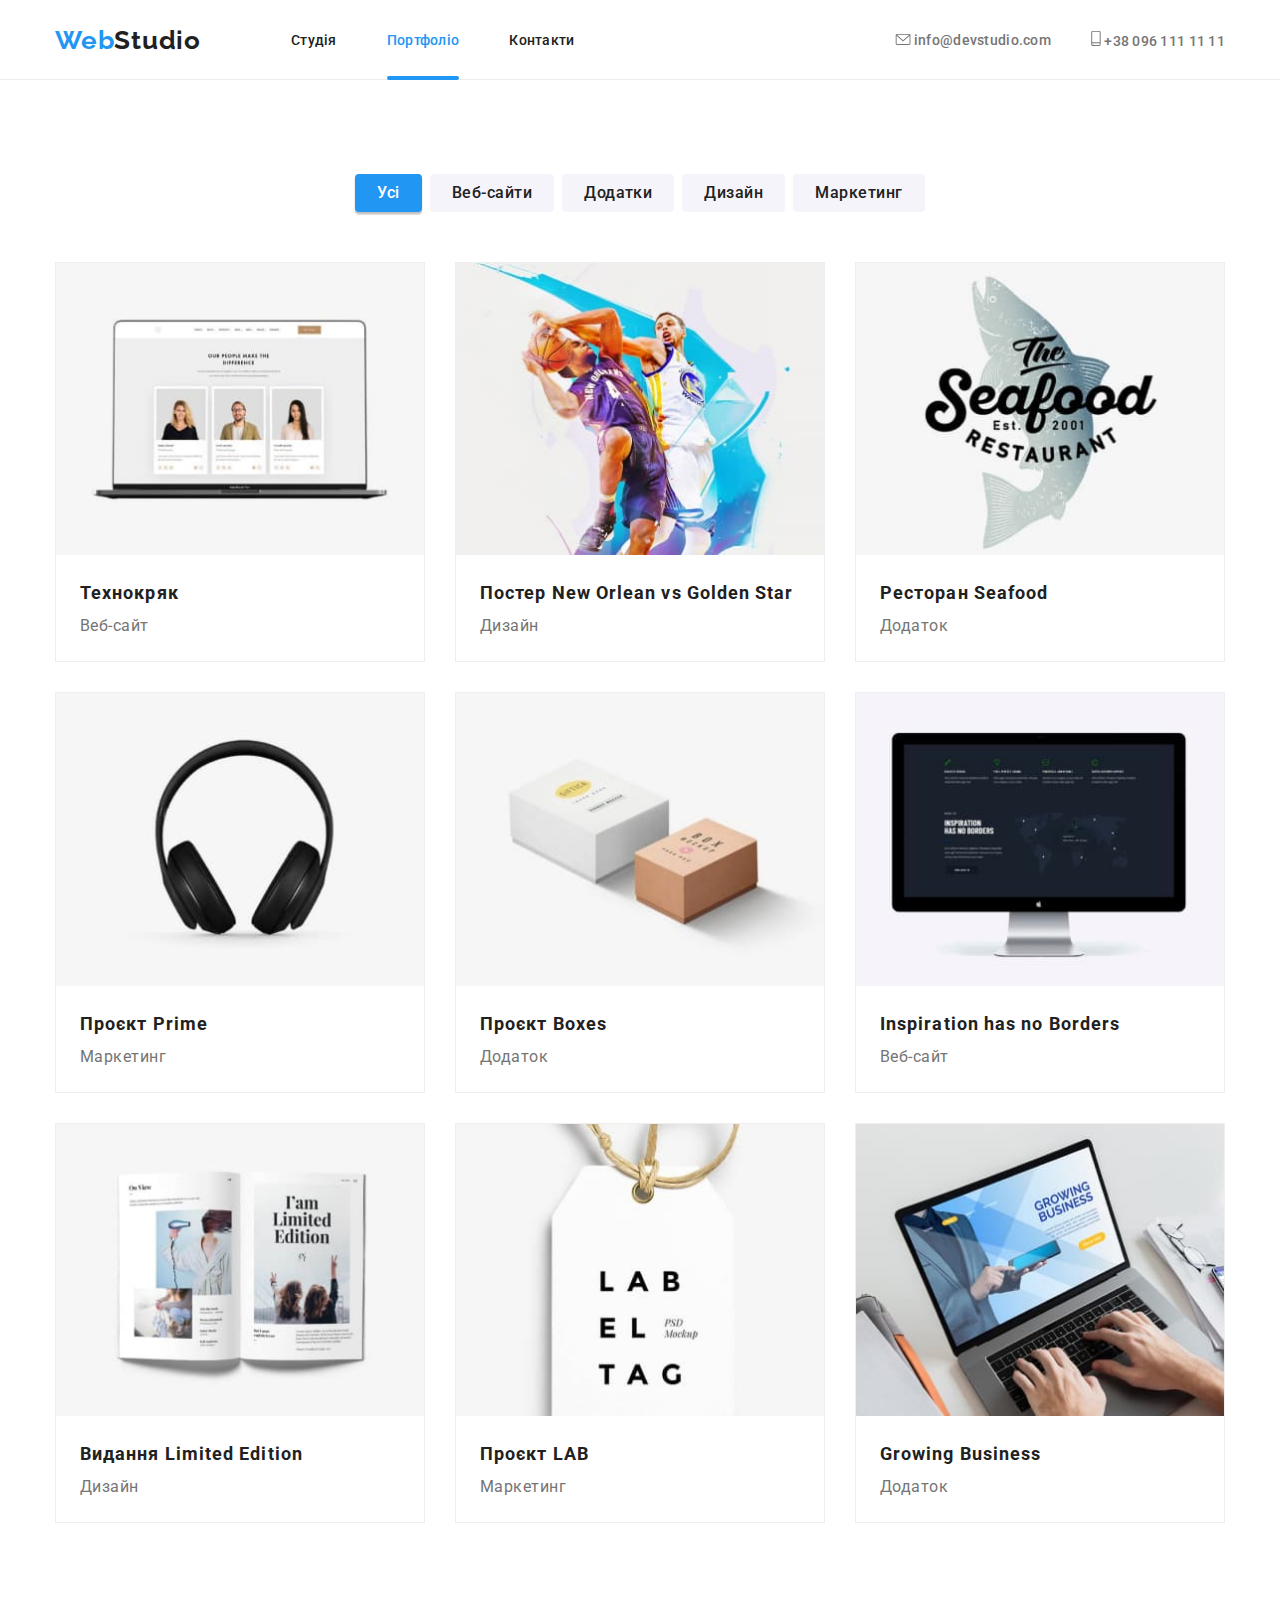
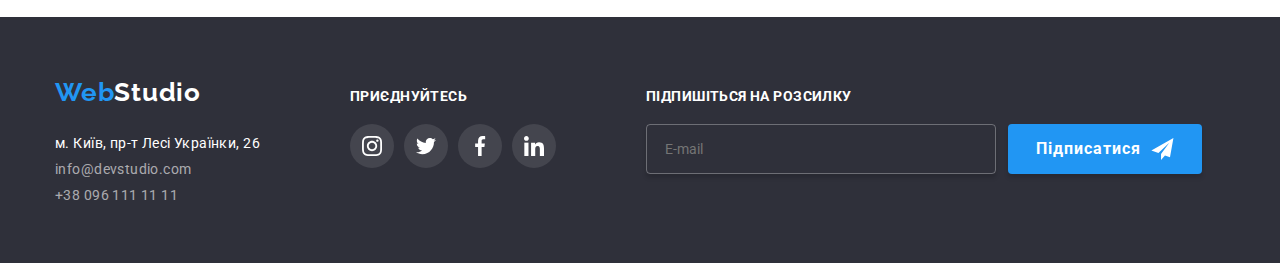
<file: portfolio.html>
<!DOCTYPE html>
<html lang="en">

<head>
    <meta charset="UTF-8">
    <meta name="viewport" content="width=device-width, initial-scale=1.0">
    <title>Портфоліо</title>

    <link rel="preconnect" href="https://fonts.googleapis.com">
    <link rel="preconnect" href="https://fonts.gstatic.com" crossorigin>
    <link
        href="https://fonts.googleapis.com/css2?family=Raleway:wght@700&family=Roboto:wght@400;500;700;900&display=swap"
        rel="stylesheet">

    <link rel="stylesheet" href="css/modern-normalize.css">
    <link rel="stylesheet" href="css/styles.css">
    <link rel="stylesheet" href="./css/main.min.css">
</head>

<body>
    <header class="header">
        <div class="header__container container">
            <a class="logo" href="index.html">
                <span class="logo__text--blue">Web</span>Studio
            </a>
            <nav class="nav">
                <ul class="nav__list">
                    <li class="nav__item">
                        <a class="nav__link  " href="index.html">Студія</a>
                    </li>
                    <li class=" nav__item">
                        <a class="nav__link nav__link--active" href="portfolio.html">Портфоліо</a>
                    </li>
                    <li class="nav__item">
                        <a class="nav__link" href="#">Контакти</a>
                    </li>
                </ul>
            </nav>
            <ul class=" contacts">
                <li class="contacts__item">
                    <a class="contacts__link" href="mailto:info@devstudio.com">
                        <svg class="svg contacts__svg" width="16" height="12">
                            <use href="./images/icons.svg#email"></use>
                        </svg>
                        info@devstudio.com</a>
                </li>
                <li class="contact-link contacts__item">
                    <a class="contact-item contacts__link" href="tel:+380961111111">
                        <svg class="svg contacts__svg" width="10" height="16">
                            <use href="./images/icons.svg#phone"></use>
                        </svg>
                        +38 096 111 11 11</a>
                </li>
            </ul>
            <button class="mobile__button" type="button" data-menu-button aria-expanded="false">
                <svg class="mobile__svg" width="40" height="40">
                    <use class="mobile__svg--open" href="./images/icons.svg#mobile_menu"></use>
                    <use class="mobile__svg--close" xlink:href="./images/icons.svg#close_mobile"></use>
                </svg>
            </button>
        </div>
        <div class="mobile" data-menu>
            <nav class="mobile-nav">
                <ul class="mobile-nav__list">
                    <li class="mobile-nav__item">
                        <a class="mobile-nav__link  " href="index.html">Студія</a>
                    </li>
                    <li class=" mobile-nav__item">
                        <a class="mobile-nav__link mobile-nav__link--active" href="portfolio.html">Портфоліо</a>
                    </li>
                    <li class="mobile-nav__item">
                        <a class="mobile-nav__link" href="#">Контакти</a>
                    </li>
                </ul>
            </nav>
            <ul class="mobile-contacts">
                <li class="mobile-contacts__item">
                    <a class="mobile-contacts__link--number" href="tel:+380961111111">
                        +38 096 111 11 11</a>
                </li>
                <li class="mobile-contacts__item">
                    <a class="mobile-contacts__link" href="mailto:info@devstudio.com">
                        info@devstudio.com</a>
                </li>
            </ul>
            <ul class="mobile__network">
                <li class="mobile__network-item">
                    <a href="" class="mobile__network-link">Instagram</a>
                </li>
                <li class="mobile__network-item">
                    <a href="" class="mobile__network-link">Twitter</a>
                </li>
                <li class="mobile__network-item">
                    <a href="" class="mobile__network-link">Facebook</a>
                </li>
                <li class="mobile__network-item">
                    <a href="" class="mobile__network-link">LinkedIn</a>
                </li>
            </ul>
        </div>
    </header>

    <main>
        <section class="portfolio">
            <div class="portfolio__container container">
                <ul class="portfolio__list">
                    <li class="portfolio__item">
                        <button class="portfolio__buttons portfolio__buttons active" type="button">Усі</button>
                    </li>
                    <li class="portfolio__item">
                        <button class="portfolio-buttons portfolio__buttons" type="button">Веб-сайти</button>
                    </li>
                    <li class="portfolio__item">
                        <button class="portfolio-buttons portfolio__buttons" type="button">Додатки</button>
                    </li>
                    <li class="portfolio__item">
                        <button class="portfolio-buttons portfolio__buttons" type="button">Дизайн</button>
                    </li>
                    <li class="portfolio__item">
                        <button class="portfolio-buttons portfolio__buttons" type="button">Маркетинг</button>
                    </li>
                </ul>

                <ul class="portfolio__card-list card-list">
                    <li class="card-list__item" tabindex="0">
                        <a class="card-list__link" href="#" tabindex="1">
                            <div class="card-list__wrapper">
                                <img class="card-list__img" src="images/pers_in_laptop.jpg" alt="person using laptop"
                                    >
                                <div class="card-list__overlay overlay">
                                    <p class="overlay__text">
                                        Ресурс пропонує комплексні пропозиції з різним рівнем
                                        функціоналу та сервісів. Все це дозволить відвідувачу отримати вичерпні
                                        відомості про компанію чи приватну особу.</p>
                                </div>
                            </div>
                            <div class="card-list__desk">
                                <h3 class="card-list__title">Технокряк</h3>
                                <p class="card-list__text">Веб-сайт</p>
                            </div>
                        </a>
                    </li>
                    <li class=" card-list__item" tabindex="0">
                        <a class="card-list__link" href="#" tabindex="1">
                            <div class="card-list__wrapper">
                                <img class="card-list__img" src="images/sportmen.jpg" alt="two sportmen playing" >
                                <div class="card-list__overlay overlay">
                                    <p class="overlay__text">
                                        Ресурс пропонує комплексні пропозиції з різним рівнем
                                        функціоналу та сервісів. Все це дозволить відвідувачу отримати вичерпні
                                        відомості про компанію чи приватну особу.</p>
                                </div>
                            </div>
                            <div class="card-list__desk">
                                <h3 class="card-list__title">Постер New Orlean vs Golden Star</h3>
                                <p class="card-list__text">Дизайн</p>
                            </div>

                        </a>

                    </li>
                    <li class="card-list__item" tabindex="0">
                        <a class="card-list__link" href="#" tabindex="1">
                            <div class="card-list__wrapper">
                                <img class="card-list__img" src="images/seafood.jpg" alt="restaurant seafood" >
                                <div class=" card-list__overlay overlay">
                                    <p class="overlay__text">Ресурс пропонує комплексні пропозиції з різним рівнем
                                        функціоналу та сервісів. Все це дозволить відвідувачу отримати вичерпні
                                        відомості про компанію чи приватну особу.</p>
                                </div>
                            </div>
                            <div class="card-list__desk">
                                <h3 class="card-list__title">Ресторан Seafood</h3>
                                <p class="card-list__text">Додаток</p>
                            </div>
                        </a>

                    </li>
                    <li class=" card-list__item" tabindex="0">
                        <a class="card-list__link" href="#" tabindex="1">
                            <div class="card-list__wrapper">
                                <img class="card-list__img" src="images/headphone.jpg" alt="picture headphone" >
                                <div class=" card-list__overlay overlay">
                                    <p class="overlay__text">Ресурс пропонує комплексні пропозиції з різним рівнем
                                        функціоналу та сервісів. Все це дозволить відвідувачу отримати вичерпні
                                        відомості
                                        про компанію чи приватну особу.</p>
                                </div>
                            </div>
                            <div class=" card-list__desk">
                                <h3 class="card-list__title">Проєкт Prime</h3>
                                <p class="card-list__text">Маркетинг</p>
                            </div>
                        </a>
                    </li>
                    <li class=" card-list__item" tabindex="0">
                        <a class="card-list__link" href="#" tabindex="1">
                            <div class="card-list__wrapper">
                                <img class="card-list__img" src="images/blocks.jpg" alt="project boxes" >
                                <div class="card-list__overlay overlay">
                                    <p class="overlay__text">Ресурс пропонує комплексні пропозиції з різним рівнем
                                        функціоналу та сервісів. Все це дозволить відвідувачу отримати вичерпні
                                        відомості
                                        про компанію чи приватну особу.</p>
                                </div>
                            </div>
                            <div class=" card-list__desk">
                                <h3 class="card-list__title">Проєкт Boxes</h3>
                                <p class="card-list__text">Додаток</p>
                            </div>
                        </a>
                    </li>
                    <li class=" card-list__item" tabindex="0">
                        <a class="card-list__link" href="#" tabindex="1">
                            <div class="card-list__wrapper">
                                <img class="card-list__img" src="images/screen.jpg" alt="picture screen" >
                                <div class="card-list__overlay overlay">
                                    <p class="overlay__text">Ресурс пропонує комплексні пропозиції з різним рівнем
                                        функціоналу та сервісів. Все це дозволить відвідувачу отримати вичерпні
                                        відомості
                                        про компанію чи приватну особу.</p>
                                </div>
                            </div>
                            <div class=" card-list__desk">
                                <h3 class="card-list__title">Inspiration has no Borders</h3>
                                <p class="card-list__text">Веб-сайт</p>
                            </div>
                        </a>
                    </li>
                    <li class=" card-list__item" tabindex="0">
                        <a class="card-list__link" href="#" tabindex="1">
                            <div class="card-list__wrapper">
                                <img class="card-list__img" src="images/journey.jpg" alt="picture journey" >
                                <div class="card-list__overlay overlay">
                                    <p class="overlay__text">Ресурс пропонує комплексні пропозиції з різним рівнем
                                        функціоналу та сервісів. Все це дозволить відвідувачу отримати вичерпні
                                        відомості
                                        про компанію чи приватну особу.</p>
                                </div>
                            </div>
                            <div class=" card-list__desk">
                                <h3 class="card-list__title">Видання Limited Edition</h3>
                                <p class="card-list__text">Дизайн</p>
                            </div>
                        </a>
                    </li>
                    <li class=" card-list__item" tabindex="0">
                        <a class="card-list__link" href="#" tabindex="1">
                            <div class="card-list__wrapper">
                                <img class="card-list__img" src="images/lab_el_tag.jpg" alt="project LAB" >
                                <div class="card-list__overlay overlay">
                                    <p class="overlay__text">Ресурс пропонує комплексні пропозиції з різним рівнем
                                        функціоналу та сервісів. Все це дозволить відвідувачу отримати вичерпні
                                        відомості
                                        про компанію чи приватну особу.</p>
                                </div>
                            </div>
                            <div class=" card-list__desk">
                                <h3 class="card-list__title">Проєкт LAB</h3>
                                <p class="card-list__text">Маркетинг</p>
                            </div>
                        </a>
                    </li>
                    <li class=" card-list__item" tabindex="0">
                        <a class="card-list__link" href="#" tabindex="1">
                            <div class="card-list__wrapper">
                                <img class="card-list__img" src="images/laptop.jpg" alt="picture laptop" >
                                <div class="card-list__overlay overlay">
                                    <p class="overlay__text">Ресурс пропонує комплексні пропозиції з різним рівнем
                                        функціоналу та сервісів. Все це дозволить відвідувачу отримати вичерпні
                                        відомості
                                        про компанію чи приватну особу.</p>
                                </div>
                            </div>
                            <div class=" card-list__desk">
                                <h3 class="card-list__title">Growing Business</h3>
                                <p class="card-list__text">Додаток</p>
                            </div>
                        </a>
                    </li>
                </ul>
            </div>
        </section>

    </main>

     <footer class="footer">
        <div class="footer__container container">
            <div class="footer__wrapper">
                <a class="footer__logo" href="index.html"><span class="logo__text--blue">Web</span>Studio</a>
                <address class="address footer__address">
                    <p class="address__text">м. Київ, пр-т Лесі Українки, 26 </p>
                    <a class="address__contacts" href="mailto:info@devstudio.com">info@devstudio.com</a>
                    <a class="address__contacts" href="tel:+380961111111">+38 096 111 11 11</a>
                </address>
            </div>

            <div class="footer__social social">
                <h3 class="social__text ">Приєднуйтесь</h3>
                <ul class="social__list">
                    <li class="social__item">
                        <a href="" class="social__link">
                            <svg class="footer-svg social-svg" width="20" height="20">
                                <use xlink:href="./images/icons.svg#instagram"></use>
                            </svg>
                        </a>
                    </li>
                    <li class="social__item">
                        <a href="" class="social__link">
                            <svg class="footer-svg social_svg" width="20" height="20">
                                <use xlink:href="./images/icons.svg#twitter"></use>
                            </svg>
                        </a>
                    </li>
                    <li class="social__item">
                        <a href="" class="social__link">
                            <svg class="footer-svg social__svg" width="20" height="20">
                                <use xlink:href="./images/icons.svg#facebook"></use>
                            </svg>
                        </a>
                    </li>
                    <li class="social__item">
                        <a href="" class="social__link">
                            <svg class="footer-svg social__svg" width="20" height="20">
                                <use xlink:href="./images/icons.svg#linkedin"></use>
                            </svg>
                        </a>
                    </li>
                </ul>
            </div>

            <div class="footer__contact-us contact-us">
                <h3 class="contact-us__title">Підпишіться на розсилку</h3>
                <form action="footer-submit" class="contact-us__form">
                    <input type="email" placeholder="E-mail" class="contact-us__input">
                    <button type="submit" class="button contact-us__submit">
                        Підписатися
                        <svg class="contact-us__svg" width="23px" height="22.992px">
                            <use xlink:href="./images/icons.svg#icon-send"></use>
                        </svg>
                    </button>
                </form>
            </div>
        </div>
    </footer>
    <script src="./js/filter.js"></script>
    <script src="./js/mobile-nav.js"></script>
</body>

</html>
</file>
<file: css/styles.css>
:root {
    --primary-color: #212121;
    --secondary-color: #757575;
    --background-primary-color: #FFFFFF;
    --background-secondary-color: #2F303A;
    --accent-color: #2196F3;
    --transperent-color: #FFFFFF99;
    --inactive-filter-color: #F5F4FA;
}

html {
    font-size: 14px;
}


body {
    font-family: 'Roboto';
    font-style: normal;
    line-height: normal;
    font-size: 14px;
    size: 14px;

}

body,
h1,
h2,
h3,
p,
ul,
li {
    margin: 0;
    padding: 0;
}

li {
    list-style-type: none;
}

a {
    text-decoration: none;
    color: #2F303A;
}

img {
    display: block;
}

.container {
    max-width: 1200px;
    padding-left: 15px;
    padding-right: 15px;
    margin-left: auto;
    margin-right: auto;
}

/* CONTAINER */

.header {
    border-bottom: 1px solid #ececec;
    height: 80px;
}

.header-container {
    display: flex;
    align-items: center;
    height: 100%;
}

.container-menu {
    display: flex;
    width: 100%;
    justify-content: space-between;
}

/* HEADER */

.logo {
    font-family: 'Raleway', sans-serif;
    color: var(--accent-color);
    font-weight: 700;
    font-size: 26px;
    letter-spacing: 0.78px;
    text-decoration: none;
}

.web-studio {
    font-family: 'Raleway', sans-serif;
    font-weight: 700;
    font-size: 26px;
    letter-spacing: 0.78px;

    margin-right: 90px;
}

.menu-list {
    display: flex;
    gap: 50px
}

.menu-item {
    color: var(--primary-color);
    font-size: 14px;
    font-weight: 500;
    letter-spacing: 0.28px;

    position: relative;
    transition: 300ms ease-in;
}

.menu-item:hover,
.menu-item:focus {
    color: var(--accent-color);
}


.menu-item:hover::after {
    opacity: 1;
    transform: scaleX(1);
}

.menu-item,
.contact-item {
    padding: 32px 0px;
    display: inline-block;
}

.menu-item::after {
    content: '';
    position: absolute;
    bottom: 0;
    left: 0;
    width: 100%;
    height: 4px;
    opacity: 0;
    transform: scaleX(0.1);

    background-color: var(--accent-color);
    border-radius: 2px;
    transition: 300ms ease-in;
}



.link-active {
    color: var(--accent-color);
    font-family: Roboto;
    font-size: 14px;
    font-style: normal;
    font-weight: 500;
    line-height: normal;
    letter-spacing: 0.28px;

}

.contact-list {
    display: flex;
    align-items: center;
    justify-content: center;
    gap: 40px;
    margin-left: auto;

    fill: var(--secondary-color);
}

.contact-item {
    color: var(--secondary-color);
    font-weight: 500;
    letter-spacing: 0.28px;
    transition: 300ms ease;
    text-decoration: none;
    display: flex;
    align-items: center;
    gap: 10px;
}

.contact-item:hover,
.contact-item:active,
.contact-item:focus {
    color: var(--accent-color);
}

.contact-item:hover,
.contact-item:focus .svg {
    fill: var(--accent-color);
}




/*main-body*/

.hero-container {
    width: 100%;
    display: flex;
    flex-direction: column;
    justify-content: center;
    align-items: center;
    height: 100%;
}

.hero {
    background-image: linear-gradient(rgba(47, 48, 58, 0.40) 0%, rgba(47, 48, 58, 0.40) 100%), url('../images/background_img.png');
    height: 600px;
}

.title {
    color: var(--background-primary-color);
    font-size: 44px;
    font-weight: 900;
    line-height: normal;
    text-align: center;
    text-transform: uppercase;
    max-width: 696px;
}

.hero-button {
    cursor: pointer;
    border-radius: 4px;
    background: var(--accent-color);
    box-shadow: 0px 4px 4px 0px rgba(0, 0, 0, 0.15);
    color: var(--background-primary-color);
    font-size: 16px;
    line-height: 1.8;
    letter-spacing: 0.96px;

    padding: 10px 24px;
    margin-top: 30px;
    border: none;
    transition: 300ms ease-in;
}

.hero-button:hover,
.hero-button:focus {
    background: #188CE8;
}

.benefit {
    padding: 94px 0px;
}

.benefit-list {
    display: flex;
    gap: 30px;

}

.benefit-item {
    width: 100%;

}

.benefit-icon {
    display: flex;
    justify-content: center;
    padding: 25px 100px;
    margin-bottom: 30px;

    border-radius: 4px;
    background: #F5F4FA;
}

.benefit-title {
    color: var(--primary-color);
    font-family: Roboto;
    font-size: 14px;
    font-style: normal;
    font-weight: 700;
    line-height: normal;
    letter-spacing: 0.42px;
    text-transform: uppercase;

    margin-bottom: 10px;
}

.benefit-text {
    color: var(--secondary-color);
    font-family: Roboto;
    font-size: 14px;
    font-style: normal;
    font-weight: 400;
    line-height: 24px;
    /* 171.429% */
    letter-spacing: 0.42px;


}

.work {
    padding-bottom: 94px;
}

.work-list {
    display: flex;
    width: 100%;
    gap: 30px;
}

.work-title {
    color: var(--primary-color);
    text-align: center;
    font-size: 36px;
    font-weight: 700;
    letter-spacing: 1.08px;

    margin-bottom: 50px;
}

.work-text {
    color: #FFF;
    font-size: 14px;
    font-weight: 700;
    letter-spacing: 0.42px;
    text-transform: uppercase;

    position: absolute;
    display: flex;
    justify-content: center;
    align-items: center;
    bottom: 0;
    left: 0;
    width: 100%;
    height: 70px;

    background-color: rgba(47, 48, 58, 0.80);
}

.work-item {
    position: relative;
}


.team {
    width: 100%;
    background: var(--inactive-filter-color);
    padding: 94px 0px;
}

.team-title {
    color: var(--primary-color);
    font-size: 36px;
    font-weight: 700;
    line-height: normal;
    letter-spacing: 0.03em;
    text-align: center;

    margin-bottom: 50px;
}

.team-list {
    display: flex;
    gap: 30px;
}

.team-item {
    border-radius: 0px 0px 4px 4px;
    background: #FFF;

    /* material shadow v1 */
    box-shadow: 0px 2px 1px 0px rgba(0, 0, 0, 0.20),
        0px 1px 1px 0px rgba(0, 0, 0, 0.14),
        0px 1px 3px 0px rgba(0, 0, 0, 0.12);
}

.team-frame {
    padding: 30px;
}

.team-name {
    font-size: 16px;
    font-weight: 500;
    letter-spacing: 0.03em;

    text-align: center;
    margin-bottom: 10px;
}

.team-text {
    color: var(--secondary-color);
    font-size: 16px;
    font-weight: 400;
    line-height: normal;
    letter-spacing: 0.03em;

    text-align: center;
    margin-bottom: 16px;
}

.icon-list {
    display: flex;
    justify-content: center;

    gap: 10px;
}

.team-icon {
    border-radius: 50%;
    height: 44px;
    width: 44px;
}

.icon-link {
    width: 100%;
    height: 100%;

    display: flex;
    align-items: center;
    justify-content: center;
    border-radius: 50%;
    transition: 300ms ease-in;
}

.icon-link:hover,
.icon-link:focus {
    background-color: var(--accent-color);
}

.icon-link:hover,
.icon-link:focus .team-svg {
    fill: var(--background-primary-color);
}

.icon-link:hover .team-svg {
    fill: var(--background-primary-color);
}

.team-svg {
    fill: #AFB1B8;
}

.customers {
    width: 100%;
    padding: 94px 0px;
}

.customers-title {
    color: var(--primary-color);
    font-size: 36px;
    font-weight: 700;
    line-height: normal;
    letter-spacing: 0.03em;
    text-align: center;

    margin-bottom: 50px;
}

.customers-list {
    display: flex;
    justify-content: center;

    gap: 30px;
}


.customers-link {
    display: flex;
    padding: 12px 32px;
    height: 100%;
    width: 100%;

    border-radius: 4px;
    border: 1px solid #AFB1B8;
    transition: 300ms ease-in;

}

.customers-svg {
    fill: #AFB1B8;
    transition: 300ms ease-in;
}

.customers-link:hover .customers-svg {
    fill: var(--accent-color);
}

.customers-link:hover,
.customers-link:focus .customers-svg {
    fill: var(--accent-color);
}

.customers-link:hover,
.customers-link:focus {
    fill: var(--accent-color);
    border: 1px solid #188CE8;
}

/* footer */

footer {
    display: flex;
    background: var(--background-secondary-color);
    padding: 60px 0px;
}

.footer-container-main {
    width: 100%;
    display: flex;
    align-items: baseline;

    gap: 90px;
}

.footer-container {

    display: flex;
    flex-direction: column;
}

.footer-add {
    display: flex;
    flex-direction: column;

}

.webstudio-footer {
    color: var(--background-primary-color);
    font-family: 'Raleway', sans-serif;
    font-weight: 700;
    font-size: 26px;
    letter-spacing: 0.78px;

}

.address {
    height: 100%;
    display: flex;
    flex-direction: column;

    gap: 10px;
    white-space: nowrap;

    margin: 28px 0px 0px 0px;
}


.address-text {
    color: var(--background-primary-color);
    font-style: normal;
    font-weight: 400;
    line-height: 16px;
    letter-spacing: 0.42px;
}





.footer-contacts {
    color: rgba(255, 255, 255, 0.60);
    font-style: normal;
    font-weight: 400;
    line-height: normal;
    letter-spacing: 0.42px;

}

.footer-contacts:hover {
    cursor: pointer;
}


.link-text {
    color: #FFF;
    font-size: 14px;
    letter-spacing: 0.42px;
    text-transform: uppercase;
    font-style: normal;
    font-weight: 700;

}

.footer-contact-list {
    margin-top: 20px;
    width: 100%;
    display: flex;
    gap: 10px;

}


.footer-link {
    cursor: pointer;
    display: flex;
    justify-content: center;
    align-items: center;
    height: 44px;
    width: 44px;

    border-radius: 50%;
    background-color: rgba(255, 255, 255, 0.10);
}

.footer-svg {
    fill: var(--background-primary-color);
}

.footer-link:hover,
.footer-link:focus {
    fill: var(--background-primary-color);
    background-color: var(--accent-color);
    transition: 300ms ease-in;
}

.footer-submit {
    width: 100%;
    display: flex;
    flex-direction: row;
    flex-wrap: wrap;

}

.submit-text {
    color: #FFF;
    font-family: Roboto;
    font-size: 14px;
    font-style: normal;
    font-weight: 700;
    line-height: normal;
    letter-spacing: 0.42px;
    text-transform: uppercase;
    outline: var(--background-primary-color);

    margin-bottom: 20px;
    width: 100%;
}

.footer-input {
    height: 50px;
    width: 350px;

    border-radius: 4px;
    border: 1px solid rgba(255, 255, 255, 0.30);
    background: rgba(33, 150, 243, 0.00);
    box-shadow: 0px 4px 4px 0px rgba(0, 0, 0, 0.15);

    padding-left: 18px;
    margin-right: 12px;
}

.footer-input:focus,
.footer-input:hover {
    border: 1px solid var(--background-primary-color);
    color: var(--background-primary-color);
    outline: none;
}

.submit-button {
    border: none;
    cursor: pointer;
    border-radius: 4px;
    background: #2196F3;
    box-shadow: 0px 4px 4px 0px rgba(0, 0, 0, 0.15);

    color: #FFF;
    text-align: center;
    font-family: Roboto;
    font-size: 16px;
    font-style: normal;
    font-weight: 700;
    line-height: 30px;
    /* 187.5% */
    letter-spacing: 0.96px;

    display: flex;
    align-items: center;

    padding: 10px 28px;
    gap: 10px;
}

.submit-button:hover,
.submit-button:focus {
    background: #188CE8;
}



.modal .is-hidden {
    visibility: hidden;
    opacity: 0;
    pointer-events: none;
}

.modal {
    position: fixed;
    top: 0;
    left: 0;
    width: 100%;
    height: 100%;
    display: flex;
    align-items: center;
    justify-content: center;

    background-color: rgba(0, 0, 0, 0.20);
}

.modal-window {
    padding: 40px;
    position: relative;
    width: 528px;
    height: 581px;
    background-color: #fff;
    border-radius: 4px;
    box-shadow: 0px 2px 1px 0px rgba(0, 0, 0, 0.20), 0px 1px 1px 0px rgba(0, 0, 0, 0.14), 0px 1px 3px 0px rgba(0, 0, 0, 0.12);
}

.button-close {
    width: 30px;
    height: 30px;
    border: 1px solid rgba(0, 0, 0, 0.10);
    border-radius: 50%;
    position: absolute;
    top: 8px;
    right: 8px;
    background-color: #FFF;

    display: flex;
    align-items: center;
    justify-content: center;
    cursor: pointer;
}

.modal-svg {
    transition: 250ms cubic-bezier(0.4, 0, 0.2, 1);
}

.button-close:hover .modal-svg {
    fill: #2196F3;
}

.button-close:focus .modal-svg {
    fill: #2196F3;
}

.head-text {
    color: var(--primary-color);
    text-align: center;
    font-size: 20px;
    font-style: normal;
    font-weight: 700;
    line-height: normal;
    letter-spacing: 0.6px;

    margin-bottom: 12px;
}

.modal-singup {
    display: flex;
    flex-direction: column;
    width: 100%;
    height: 100%;
    position: relative;

    margin-bottom: 10px;
}

.modal-singup:last-of-type {
    margin-bottom: 20px;
}

.input-svg {
    position: absolute;
    bottom: 13px;
    left: 13px;

    fill: var(--primary-color);
    pointer-events: none;
    transition: 250ms cubic-bezier(0.4, 0, 0.2, 1);
}

.modal-label {
    color: #757575;
    font-family: Roboto;
    font-size: 12px;
    font-style: normal;
    font-weight: 400;
    line-height: normal;
    letter-spacing: 0.12px;

    margin-bottom: 4px;
}

.modal-input {
    width: 448px;
    height: 40px;
    flex-shrink: 0;

    border-radius: 4px;
    border: 1px solid rgba(33, 33, 33, 0.20);

    padding-left: 42px;
    transition: 250ms cubic-bezier(0.4, 0, 0.2, 1);
}

.modal-input:hover {
    border: 1px solid #2196F3;
}

.modal-input:hover+.input-svg {
    fill: var(--accent-color);
}

.modal-input:focus {
    border: 1px solid #2196F3;
    color: var(--accent-color);
    outline: none;
}

.modal-input:focus+.input-svg {
    fill: var(--accent-color);
}


.coment textarea {
    resize: none;
    width: 100%;
    height: 120px;
    flex-shrink: 0;

    border-radius: 4px;
    border: 1px solid rgba(33, 33, 33, 0.20);


    padding: 12px 16px;
    transition: 250ms cubic-bezier(0.4, 0, 0.2, 1);
}

textarea:hover {
    border: 1px solid #2196F3;
    outline: none;
}

textarea:focus {
    border: 1px solid #2196F3;
    color: var(--accent-color);
    outline: none;
    border: 1px solid #2196F3(33, 33, 33, 0.20);
}


.modal-agreement {
    cursor: pointer;
    display: flex;
    justify-content: center;
    align-items: center;

    color: #757575;
    font-family: Roboto;
    font-size: 14px;
    font-style: normal;
    font-weight: 400;
    line-height: 24px;
    /* 171.429% */
    letter-spacing: 0.42px;

}

.checkbox-active {
    appearance: none;
}

.checkbox-passive {
    display: flex;
    align-items: center;
    margin-right: 7px;

    width: 16px;
    height: 15px;
    background-image: url(/Primich-Mariya-IPZ-32/images/vector.svg);
}

.checkbox-active:checked+.checkbox-passive {
    background-image: url(/Primich-Mariya-IPZ-32/images/icon_check.svg);
}

.agreement {
    color: var(--accent-color);
    text-decoration: underline;
    margin-left: 2px;

}

.button-send {
    display: flex;
    justify-content: center;
    align-items: center;

    cursor: pointer;
    border-radius: 4px;
    color: var(--background-primary-color);
    background: #2196F3;
    box-shadow: 0px 4px 4px 0px rgba(0, 0, 0, 0.15);
    border: none;

    text-align: center;
    font-size: 16px;
    font-style: normal;
    line-height: 30px;
    /* 187.5% */
    letter-spacing: 0.96px;

    margin: auto;
    margin-top: 30px;
    padding: 10px 52px;
}

.button-send:hover,
.button-send:focus {
    background: #188CE8;
}


/* portfolio part */

.portfolio {
    padding: 94px 0px;
}

.portfolio-item {
    display: flex;
    justify-content: center;
}

.portfolio-list {
    display: flex;
    width: 100%;
    justify-content: center;
    align-items: center;
    gap: 8px;

    margin-bottom: 50px;
}

.portfolio-buttons {
    cursor: pointer;
    background-color: var(--inactive-filter-color);
    color: var(--primary-color);
    text-align: center;
    font-family: Roboto;
    line-height: 162.5%;
    font-size: 16px;
    font-weight: 500;
    letter-spacing: 0.48px;
    transition: 300ms ease-in;
    border: none;

    padding: 6px 22px;
    border-radius: 4px;

}

.buttons-active {
    color: var(--background-primary-color);
    background: #2196F3;
    transition: 300ms ease-in;

    /* shadow-middle */
    box-shadow: 0px 2px 2px 0px rgba(0, 0, 0, 0.12), 0px 1px 2px 0px rgba(0, 0, 0, 0.08), 0px 3px 1px 0px rgba(0, 0, 0, 0.10);
}

.portfolio-list .portfolio-buttons:hover,
.portfolio-buttons:focus {
    background-color: var(--accent-color);
    color: var(--background-primary-color);
    cursor: pointer;
}

.card-title {
    color: #212121;
    font-family: Roboto;
    font-size: 18px;
    font-style: normal;
    font-weight: 700;
    line-height: 36px;
    /* 200% */
    letter-spacing: 1.08px;

    margin-bottom: 4px;
}

.card-text {
    font-family: Roboto;
    font-size: 16px;
    font-style: normal;
    font-weight: 400;
    line-height: 30px;
    /* 187.5% */
    letter-spacing: 0.48px;
    color: var(--secondary-color);
}

.card-list {
    display: flex;
    flex-wrap: wrap;
    padding: 0;
    margin: 0;
    gap: 30px;
}

.card-item {
    width: calc((100% - 60px) / 3);
}

.card-item:focus .card-overlay {
    outline: none;
}

.card-link {
    background: #FFF;
    border: 1px solid #EEE;
    max-width: 370px;

}

.card-link:hover .card-overlay {
    transition: 500ms;
    box-shadow: 1px 4px 6px 0px rgba(0, 0, 0, 0.16), 0px 4px 4px 0px rgba(0, 0, 0, 0.06), 0px 1px 1px 0px rgba(0, 0, 0, 0.12);
}

.card-link:hover .card-overlay,
.card-link:focus .card-overlay {
    transform: translateY(0);
}

.card-desk {
    padding: 20px 24px;
}

.card-title {
    display: flex;
    justify-content: flex-start;
}

.card-text {
    display: flex;
    justify-content: flex-start;
}

.overlay-text {
    color: #FFF;
    font-family: Roboto;
    font-size: 18px;
    font-style: normal;
    font-weight: 400;
    line-height: 28px;
    /* 155.556% */
    letter-spacing: 0.54px;
    padding: 0px 24px;
}

.card-wrapper {
    position: relative;
    overflow: hidden;
}

.card-overlay {
    display: flex;
    align-items: center;
    position: absolute;
    top: 0;
    left: 0;
    width: 100%;
    height: 100%;

    background-color: rgba(33, 150, 243, 0.90);

    transform: translateY(101%);
    transition: 350ms ease;
}
</file>
<file: css/main.min.css>
/*! modern-normalize v2.0.0 | MIT License | https://github.com/sindresorhus/modern-normalize */*,::before,::after{box-sizing:border-box}html{font-family:system-ui,"Segoe UI",Roboto,Helvetica,Arial,sans-serif,"Apple Color Emoji","Segoe UI Emoji";line-height:1.15;-webkit-text-size-adjust:100%;-moz-tab-size:4;tab-size:4}body{margin:0}hr{height:0;color:inherit}abbr[title]{text-decoration:underline dotted}b,strong{font-weight:bolder}code,kbd,samp,pre{font-family:ui-monospace,SFMono-Regular,Consolas,"Liberation Mono",Menlo,monospace;font-size:1em}small{font-size:80%}sub,sup{font-size:75%;line-height:0;position:relative;vertical-align:baseline}sub{bottom:-0.25em}sup{top:-0.5em}table{text-indent:0;border-color:inherit}button,input,optgroup,select,textarea{font-family:inherit;font-size:100%;line-height:1.15;margin:0}button,select{text-transform:none}button,[type=button],[type=reset],[type=submit]{-webkit-appearance:button}::-moz-focus-inner{border-style:none;padding:0}:-moz-focusring{outline:1px dotted ButtonText}:-moz-ui-invalid{box-shadow:none}legend{padding:0}progress{vertical-align:baseline}::-webkit-inner-spin-button,::-webkit-outer-spin-button{height:auto}[type=search]{-webkit-appearance:textfield;outline-offset:-2px}::-webkit-search-decoration{-webkit-appearance:none}::-webkit-file-upload-button{-webkit-appearance:button;font:inherit}summary{display:list-item}.container{max-width:1200px;padding-left:15px;padding-right:15px;margin-left:auto;margin-right:auto}html{font-size:14px}body{font-family:"Roboto";font-style:normal;line-height:normal;font-size:14px;size:14px}body,h1,h2,h3,p,ul,li{margin:0;padding:0}li{list-style-type:none}a{text-decoration:none;color:#2f303a}img{display:block}.button{cursor:pointer;border-radius:4px;background:#2196f3;box-shadow:0px 4px 4px 0px rgba(0,0,0,.15);color:#fff;letter-spacing:.96px;border:none}img{display:block;width:100%;height:auto}.header{border-bottom:1px solid #ececec;height:80px}.header__container{display:flex;align-items:center;height:100%}.logo{font-family:"Raleway",sans-serif;font-weight:700;font-size:26px;letter-spacing:.78px;color:#212121;margin-right:90px}.logo__text--blue{font-family:"Raleway",sans-serif;color:#2196f3;font-weight:700;font-size:26px;letter-spacing:.78px;text-decoration:none}.nav__list{display:flex;gap:50px}.nav__link{color:#212121;font-size:14px;font-weight:500;letter-spacing:.28px;position:relative;transition:300ms ease-in;padding:32px 0px;display:inline-block}.nav__link:hover,.nav__link:focus{color:#2196f3}.nav__link:after{content:"";position:absolute;bottom:0;left:0;width:100%;height:4px;opacity:0;transform:scaleX(0.1);background-color:#2196f3;border-radius:2px;transition:300ms ease-in}.nav__link:hover:after{opacity:1;transform:scaleX(1)}.nav__link--active{color:#2196f3;font-family:Roboto;font-size:14px;font-style:normal;font-weight:500;line-height:normal;letter-spacing:.28px}.nav__link--active:after{opacity:1;transform:scaleX(1)}.contacts{display:flex;align-items:center;justify-content:center;gap:40px;margin-left:auto;fill:#757575}.contacts__link{color:#757575;font-weight:500;letter-spacing:.28px;transition:300ms ease;text-decoration:none;display:flex;align-items:center;gap:10px;padding:32px 0px;display:inline-block}.contacts__svg{transition:300ms ease}.contacts__link:hover,.contacts__link:focus{color:#2196f3}.contacts__link:hover .contacts__svg,.contacts__link:focus .contacts__svg{fill:#2196f3}@media(max-width: 992px){.contacts{display:flex;align-items:flex-start;flex-direction:column;gap:10px;margin-left:auto}.contacts__link{font-size:12px;text-align:center;padding:0}}@media(max-width: 768px){.header{height:80px}.header__container{display:flex;justify-content:space-between;max-width:768px}.logo{font-size:24px;margin-right:88px}.logo__text--blue{font-size:24px}.nav__link{font-family:Roboto;font-size:14px;font-style:normal;font-weight:500;line-height:normal;letter-spacing:.28px}.mobile__button{visibility:visible;display:flex}.nav{display:none}.contacts{display:none}.logo{font-size:24px}.logo__text--blue{font-size:24px}}.mobile__button{visibility:hidden;display:none;position:relative;padding:0;border:none;background-color:rgba(0,0,0,0);z-index:100;cursor:pointer}.mobile__svg{width:40px;height:40px;transition-property:all;transition-duration:250ms;transition-timing-function:cubic-bezier(0.4, 0, 0.2, 1)}.mobile__button:hover .mobile__svg,.mobile__button:focus .mobile__svg{fill:#2196f3}.mobile__svg--close{opacity:0}.mobile__button.is-open .mobile__svg--close{opacity:1}.mobile__button.is-open .mobile__svg--open{opacity:0}.mobile{display:flex;flex-direction:column;position:fixed;background-color:#fff;width:100%;height:100%;top:0;left:0;padding:48px 40px;z-index:20;transform:translateX(100%);transition-duration:250ms;transition-timing-function:cubic-bezier(0.4, 0, 0.2, 1)}.mobile.is-open{transform:translateX(0)}.mobile-nav__list{display:flex;flex-direction:column;gap:32px}.mobile-nav__link{font-size:34px;letter-spacing:.8px;color:#212121;transition-property:color;transition-duration:250ms;transition-timing-function:cubic-bezier(0.4, 0, 0.2, 1)}.mobile-nav__link:hover,.mobile-nav__link:focus{color:#2196f3}.mobile-nav__link--active{color:#2196f3;font-family:Roboto;font-size:40px;font-style:normal;font-weight:500;line-height:normal;letter-spacing:.8px}.mobile__nav-item:not(:last-child){margin-bottom:32px}.mobile__contacts-list{margin-bottom:64px;margin-top:auto}.mobile__contacts-item:not(:last-child){margin-bottom:32px}.mobile-nav__item{display:flex}.mobile-nav__item:not(:last-child){margin-right:10px}.mobile-nav__item:not(:last-child)::after{content:"";width:1px;height:100%;margin-left:10px;background-color:rgba(33,33,33,.2);display:block}.mobile__contacts-link{font-weight:500;font-size:24px;letter-spacing:.48px;color:#212121;transition-property:color;transition-duration:250ms;transition-timing-function:cubic-bezier(0.4, 0, 0.2, 1)}.mobile__contacts-link:hover,.mobile__contacts-link:focus{color:getColor(accent-color)}.mobile-contacts{height:100%;display:flex;flex-direction:column;justify-content:flex-end;gap:32px}.mobile-contacts__link--number{color:#2196f3;font-family:Roboto;font-size:34px;font-style:normal;font-weight:500;line-height:normal;letter-spacing:.68px}.mobile-contacts__link{color:#757575;font-family:Roboto;font-size:24px;font-style:normal;font-weight:500;line-height:normal;letter-spacing:.48px}.mobile__network{margin-top:64px;display:flex;flex-direction:row;gap:10px}.mobile__network-link{color:#2196f3;font-family:Roboto;font-size:18px;font-style:normal;font-weight:500;line-height:22px;letter-spacing:.36px}.mobile__network-item{display:flex}.mobile__network-item:not(:last-child){margin-right:10px}.mobile__network-item:not(:last-child)::after{content:"";width:1px;height:100%;margin-left:10px;background-color:rgba(33,33,33,.2);display:block}@media(max-width: 480px){.mobile__button{visibility:visible}.mobile__svg--open{opacity:1}}@media(max-width: 768px){.mobile__button{display:flex;visibility:visible}}.hero{background-image:linear-gradient(rgba(47, 48, 58, 0.4) 0%, rgba(47, 48, 58, 0.4) 100%),url("../images/background_img.png");height:600px}.hero__container{width:100%;display:flex;flex-direction:column;justify-content:center;align-items:center;height:100%}.hero__title{color:#fff;font-size:44px;font-weight:900;line-height:normal;text-align:center;text-transform:uppercase;max-width:696px}.hero__button{cursor:pointer;border-radius:4px;background:#2196f3;box-shadow:0px 4px 4px 0px rgba(0,0,0,.15);color:#fff;font-size:16px;line-height:1.8;letter-spacing:.96px;padding:10px 24px;margin-top:30px;border:none;transition:300ms ease-in}.hero__button:hover,.hero__button:focus{background:#188ce8}.benefits{padding:94px 0px}.benefits__list{display:flex;gap:30px}.benefits__icon{display:flex;justify-content:center;padding:25px 100px;margin-bottom:30px;border-radius:4px;background:#f5f4fa}.benefits__title{color:#212121;font-family:Roboto;font-size:14px;font-style:normal;font-weight:700;line-height:normal;letter-spacing:.42px;text-transform:uppercase;margin-bottom:10px}.benefits__text{color:#757575;font-family:Roboto;font-size:14px;font-style:normal;font-weight:400;line-height:24px;letter-spacing:.42px}@media(max-width: 1200px){.benefits{padding:60px 0px}.benefits__title{display:flex;justify-content:center}.benefits__list{display:flex;flex-wrap:wrap;justify-content:center}.benefits__item{width:calc(50% - 15px);max-width:370px}.benefits__icon{padding:25px 0}}@media(max-width: 768px){.hero{background-image:linear-gradient(rgba(47, 48, 58, 0.4) 0%, rgba(47, 48, 58, 0.4) 100%),url("../images/background_img.png");height:400px;background-size:cover;background-position:center}.hero__title{font-family:Roboto;font-size:26px;width:65%}}@media(max-width: 480px){.hero{background-image:linear-gradient(rgba(47, 48, 58, 0.4) 0%, rgba(47, 48, 58, 0.4) 100%),url("/Primich-Mariya-IPZ-32/images/background_mobile.jpg");background-size:cover;background-position:center;height:400px}.hero__title{font-size:26px;line-height:42px;letter-spacing:1.56px;width:85%}.benefits{padding:60px 0px}.benefits__list{display:flex;flex-direction:column;align-items:center}.benefits__title{display:flex;justify-content:center}.benefits__item{width:100%}}.work{padding-bottom:94px}.work__title{color:#212121;text-align:center;font-size:36px;font-weight:700;letter-spacing:1.08px;margin-bottom:50px}.work__list{display:flex;width:100%;gap:30px}.work__item{position:relative}.work__text{color:#fff;font-size:14px;font-weight:700;letter-spacing:.42px;text-transform:uppercase;position:absolute;display:flex;justify-content:center;align-items:center;bottom:0;left:0;width:100%;height:70px;background-color:rgba(47,48,58,.8)}@media(max-width: 480px){.work{display:none}}@media(max-width: 768px){.work{display:none}}.team{width:100%;background:#f5f4fa;padding:94px 0px}.team__title{color:#212121;font-size:36px;font-weight:700;line-height:normal;letter-spacing:.03em;text-align:center;margin-bottom:50px}.card__list{display:flex;gap:30px}.card__item{width:100%;border-radius:0px 0px 4px 4px;background:#fff;box-shadow:0px 2px 1px 0px rgba(0,0,0,.2),0px 1px 1px 0px rgba(0,0,0,.14),0px 1px 3px 0px rgba(0,0,0,.12)}.card__frame{padding:30px}.card__name{font-size:16px;font-weight:500;letter-spacing:.03em;text-align:center;margin-bottom:10px}.card__text{color:#757575;font-size:16px;font-weight:400;line-height:normal;letter-spacing:.03em;text-align:center;margin-bottom:16px}.icons-list{display:flex;justify-content:center;gap:10px}.icons-list__item{border-radius:50%;height:44px;width:44px}.icons-list__link{width:100%;height:100%;display:flex;align-items:center;justify-content:center;border-radius:50%;transition:300ms ease-in}.icons-list__svg{fill:#afb1b8}.icons-list__link:hover,.icons-list__link:focus{background-color:#2196f3}.icons-list__link:hover,.icons-list__link:focus .icons-list__svg{fill:#fff}.icons-list__link:hover .icons-list__svg{fill:#fff}@media(max-width: 1200px){.card__list{display:flex;flex-wrap:wrap}.card__item{width:calc(50% - 15px)}}@media(max-width: 768px){.team{padding:60px 0px}.team__title{font-size:28px;margin-bottom:30px}}@media(max-width: 480px){.team{padding:60px 0px}.team__title{font-size:28px}.card__list{display:flex;flex-direction:column}.card__item{width:100%}}.customers{width:100%;padding:94px 0px}.customers__title{color:#212121;font-size:36px;font-weight:700;line-height:normal;letter-spacing:.03em;text-align:center;margin-bottom:50px}.customers__list{display:flex;justify-content:center;gap:30px}.customers__link{display:flex;justify-content:center;padding:12px 32px;height:100%;width:100%;border-radius:4px;border:1px solid #afb1b8;transition:300ms ease-in}.customers__svg{fill:#afb1b8;transition:300ms ease-in}.customers__link:hover .customers__svg{fill:#2196f3}.customers__link:hover,.customers__link:focus .customers__svg{fill:#2196f3}.customers__link:hover,.customers__link:focus{fill:#2196f3;border:1px solid #188ce8}@media(max-width: 1200px){.customers__list{flex-wrap:wrap}}@media(min-width: 992px)and (max-width: 1200px){.customers__item{width:calc(25% - 30px)}}@media(min-width: 768px)and (max-width: 992px){.customers__item{width:calc(33% - 30px)}}@media(max-width: 768px){.customers{padding:60px 0px}.customers__title{font-size:28px;margin-bottom:30px}.customers__list{display:flex;gap:30px}}@media(max-width: 480px){.customers{padding:60px 0px}.customers__title{font-size:28px}.customers__list{display:flex;gap:30px}.customers__item{width:calc(50% - 15px)}.customers__link{padding:16px 51px}}.footer{display:flex;background:#2f303a;padding:60px 0px}.footer__container{width:100%;display:flex;align-items:baseline;gap:90px}.footer__wrapper{display:flex;flex-direction:column}.footer__logo{color:#fff;font-family:"Raleway",sans-serif;font-weight:700;font-size:26px;letter-spacing:.78px}.footer__address{height:100%;display:flex;flex-direction:column;gap:10px;white-space:nowrap;margin:28px 0px 0px 0px}.footer__social{display:flex;flex-direction:column}.address__text{color:#fff;font-style:normal;font-weight:400;line-height:16px;letter-spacing:.42px}.address__contacts{color:rgba(255,255,255,.6);font-style:normal;font-weight:400;line-height:normal;letter-spacing:.42px}.address__contacts:hover{cursor:pointer}.social__text{color:#fff;font-size:14px;letter-spacing:.42px;text-transform:uppercase;font-style:normal;font-weight:700}.social__list{margin-top:20px;width:100%;display:flex;gap:10px}.social__link{cursor:pointer;display:flex;justify-content:center;align-items:center;height:44px;width:44px;border-radius:50%;background-color:rgba(255,255,255,.1)}.social__link:hover,.social__link:focus{fill:#fff;background-color:#2196f3;transition:300ms ease-in}.social__svg{fill:#fff}.contact-us__title{color:#fff;font-family:Roboto;font-size:14px;font-style:normal;font-weight:700;line-height:normal;letter-spacing:.42px;text-transform:uppercase;outline:#fff;margin-bottom:20px;width:100%}.contact-us__form{width:100%;display:flex;flex-direction:row;flex-wrap:wrap}.contact-us__input{height:50px;width:350px;border-radius:4px;border:1px solid rgba(255,255,255,.3);background:rgba(33,150,243,0);box-shadow:0px 4px 4px 0px rgba(0,0,0,.15);padding-left:18px;margin-right:12px}.contact-us__input:hover,.contact-us__input:focus{border:1px solid #fff;color:#fff;outline:none}.contact-us__submit{border:none;cursor:pointer;border-radius:4px;background:#2196f3;box-shadow:0px 4px 4px 0px rgba(0,0,0,.15);color:#fff;text-align:center;font-family:Roboto;font-size:16px;font-style:normal;font-weight:700;line-height:30px;letter-spacing:.96px;display:flex;align-items:center;padding:10px 28px;gap:10px;transition:300ms ease}.contact-us__submit:hover,.contact-us__submit:focus{background:#188ce8}@media(max-width: 480px){.footer__container{display:flex;flex-direction:column;justify-content:center;align-items:center;text-align:center}.contact-us{display:flex;flex-direction:column;justify-content:center;align-items:center;text-align:center}.contact-us__form{display:flex;flex-direction:column;justify-content:center;align-items:center;text-align:center}.contact-us__input{margin-bottom:20px}}@media(max-width: 1200px){.footer__container{display:flex;flex-wrap:wrap;justify-content:center;align-items:center;text-align:center}.contact-us{display:flex;flex-direction:column;justify-content:center;align-items:center;text-align:center}.contact-us__form{display:flex;flex-direction:column;justify-content:center;align-items:center;text-align:center}.contact-us__input{margin-bottom:20px}}.portfolio{padding:94px 0px}.portfolio__list{display:flex;width:100%;justify-content:center;align-items:center;gap:8px;margin-bottom:50px}.portfolio__item{display:flex;justify-content:center}.portfolio__buttons{cursor:pointer;background-color:#f5f4fa;color:#212121;text-align:center;font-family:Roboto;line-height:162.5%;font-size:16px;font-weight:500;letter-spacing:.48px;transition:300ms ease-in;border:none;padding:6px 22px;border-radius:4px}.portfolio__buttons.active{color:#fff;background:#2196f3;transition:300ms ease-in;box-shadow:0px 2px 2px 0px rgba(0,0,0,.12),0px 1px 2px 0px rgba(0,0,0,.08),0px 3px 1px 0px rgba(0,0,0,.1)}.portfolio__list .portfolio__buttons:hover,.portfolio__buttons:focus{background-color:#2196f3;color:#fff;cursor:pointer}.portfolio__card-list{display:flex;flex-wrap:wrap;padding:0;margin:0;gap:30px}.card-list__item{transition:350ms ease;background:#fff;border:1px solid #eee;max-width:370px}.card-list__link{width:calc((100% - 60px)/3)}.card-list__item:hover{box-shadow:1px 4px 6px 0px rgba(0,0,0,.16),0px 4px 4px 0px rgba(0,0,0,.06),0px 1px 1px 0px rgba(0,0,0,.12)}.card-list__item:hover .card-list__overlay,.card-list__item:focus .card-list__overlay .card-list__overlay{transform:translateY(0)}.card-list__link:focus .card-list__overlay{outline:none}.card-list__wrapper{position:relative;overflow:hidden}.card-list__overlay{display:flex;align-items:center;position:absolute;top:0;left:0;width:100%;height:100%;background-color:rgba(33,150,243,.9);transform:translateY(101%);transition:350ms ease}.card-list .overlay__text{color:#fff;font-family:Roboto;font-size:18px;font-style:normal;font-weight:400;line-height:28px;letter-spacing:.54px;padding:0px 24px}.card-list__desk{padding:20px 24px}.card-list__title{display:flex;justify-content:flex-start;color:#212121;font-family:Roboto;font-size:18px;font-style:normal;font-weight:700;line-height:36px;letter-spacing:1.08px}.card-list__text{display:flex;justify-content:flex-start;color:#757575;font-family:Roboto;font-size:16px;font-style:normal;font-weight:400;line-height:30px;letter-spacing:.48px}@media(max-width: 1200px){.card-list{display:flex;flex-direction:row;flex-wrap:wrap}.card-list__item{width:calc(33% - 20px);max-width:none}.card-list .overlay__text{font-size:16px;line-height:1.2}}@media(max-width: 768px){.portfolio{padding-top:66px;padding-bottom:60px}.portfolio__list{margin-bottom:36px}.card-list{display:flex;flex-direction:row;flex-wrap:wrap}.card-list__item{width:calc(50% - 15px);max-width:none}.card-list .overlay__text{font-size:14px;line-height:1.2}}@media(max-width: 576px){.portfolio{padding:60px 0px}.portfolio__list{display:flex;flex-wrap:wrap;width:80%;justify-content:flex-start;margin-bottom:40px}.card-list{display:flex;flex-direction:column;flex-wrap:nowrap}.card-list__item{width:100%;max-width:none}.card-list .overlay__text{font-size:12px;line-height:1.2}}.modal.active{visibility:visible;opacity:1;pointer-events:all}.modal{z-index:150;position:fixed;top:0;left:0;width:100%;height:100%;opacity:0;display:flex;visibility:hidden;pointer-events:none;align-items:center;justify-content:center;transition-duration:.3s;background-color:rgba(0,0,0,.2)}.modal__window{padding:40px;position:relative;width:528px;height:581px;background-color:#fff;border-radius:4px;box-shadow:0px 2px 1px 0px rgba(0,0,0,.2),0px 1px 1px 0px rgba(0,0,0,.14),0px 1px 3px 0px rgba(0,0,0,.12)}.modal__close{width:30px;height:30px;border:1px solid rgba(0,0,0,.1);border-radius:50%;position:absolute;top:8px;right:8px;background-color:#fff;display:flex;align-items:center;justify-content:center;cursor:pointer}.modal__svg{transition:250ms cubic-bezier(0.4, 0, 0.2, 1)}.modal__close:hover .modal__svg{fill:#2196f3}.modal__close:focus .modal__svg{fill:#2196f3}.modal__title{color:#212121;text-align:center;font-size:20px;font-style:normal;font-weight:700;line-height:normal;letter-spacing:.6px;margin-bottom:12px}.signup__group{display:flex;flex-direction:column;width:100%;height:100%;position:relative;margin-bottom:10px}.signup__group:last-of-type{margin-bottom:20px}.signup__label{color:#757575;font-family:Roboto;font-size:12px;font-style:normal;font-weight:400;line-height:normal;letter-spacing:.12px;margin-bottom:4px}.signup__input{width:448px;height:40px;flex-shrink:0;border-radius:4px;border:1px solid rgba(33,33,33,.2);padding-left:42px;transition:250ms cubic-bezier(0.4, 0, 0.2, 1)}.signup__svg{position:absolute;bottom:11px;left:13px;fill:#212121;pointer-events:none;transition:250ms cubic-bezier(0.4, 0, 0.2, 1)}.signup__input:hover{border:1px solid #2196f3}.signup__input:hover+.signup__svg,.signup__input:focus+.signup__svg{fill:#2196f3}.signup__input:focus{border:1px solid #2196f3;outline:none}.signup__input :focus+.signup__svg{fill:#2196f3}.signup__comments textarea{resize:none;width:100%;height:120px;flex-shrink:0;border-radius:4px;border:1px solid rgba(33,33,33,.2);padding:12px 16px;transition:250ms cubic-bezier(0.4, 0, 0.2, 1)}.signup__comments textarea:focus{border:1px solid #2196f3;outline:none;border:1px solid #2196f3 33,33,33,.2}.signup__agreement{cursor:pointer;display:flex;justify-content:center;align-items:center;color:#757575;font-family:Roboto;font-size:14px;font-style:normal;font-weight:400;line-height:24px;letter-spacing:.42px}.signup__checkbox--hidden{appearance:none}.signup__checkbox--active{display:flex;align-items:center;margin-right:7px;width:16px;height:15px;background-image:url(/Primich-Mariya-IPZ-32/images/vector.svg)}.signup__checkbox--hidden:checked+.signup__checkbox--active{background-image:url(/Primich-Mariya-IPZ-32/images/icon_check.svg)}.signup__agreement-link{color:#2196f3;text-decoration:underline;margin-left:2px}.signup__button{display:flex;justify-content:center;align-items:center;cursor:pointer;border-radius:4px;color:#fff;background:#2196f3;box-shadow:0px 4px 4px 0px rgba(0,0,0,.15);border:none;text-align:center;font-size:16px;font-style:normal;line-height:30px;letter-spacing:.96px;margin:auto;margin-top:30px;padding:10px 52px;transition:300ms ease}.signup__button:hover,.signup__button:focus{background:#188ce8}@media(max-width: 768px){.modal__window{width:450px;height:609px}.signup__input{width:370px;height:40px}.signup__checkbox--active{height:15px;width:16px}.signup__agreement{font-size:12px}}@media(max-width: 480px){.modal__window{width:450px;height:609px}.signup__input{width:370px;height:40px}.signup__checkbox--active{height:15px;width:16px}.signup__agreement{font-size:12px}}/*# sourceMappingURL=main.min.css.map */
</file>
